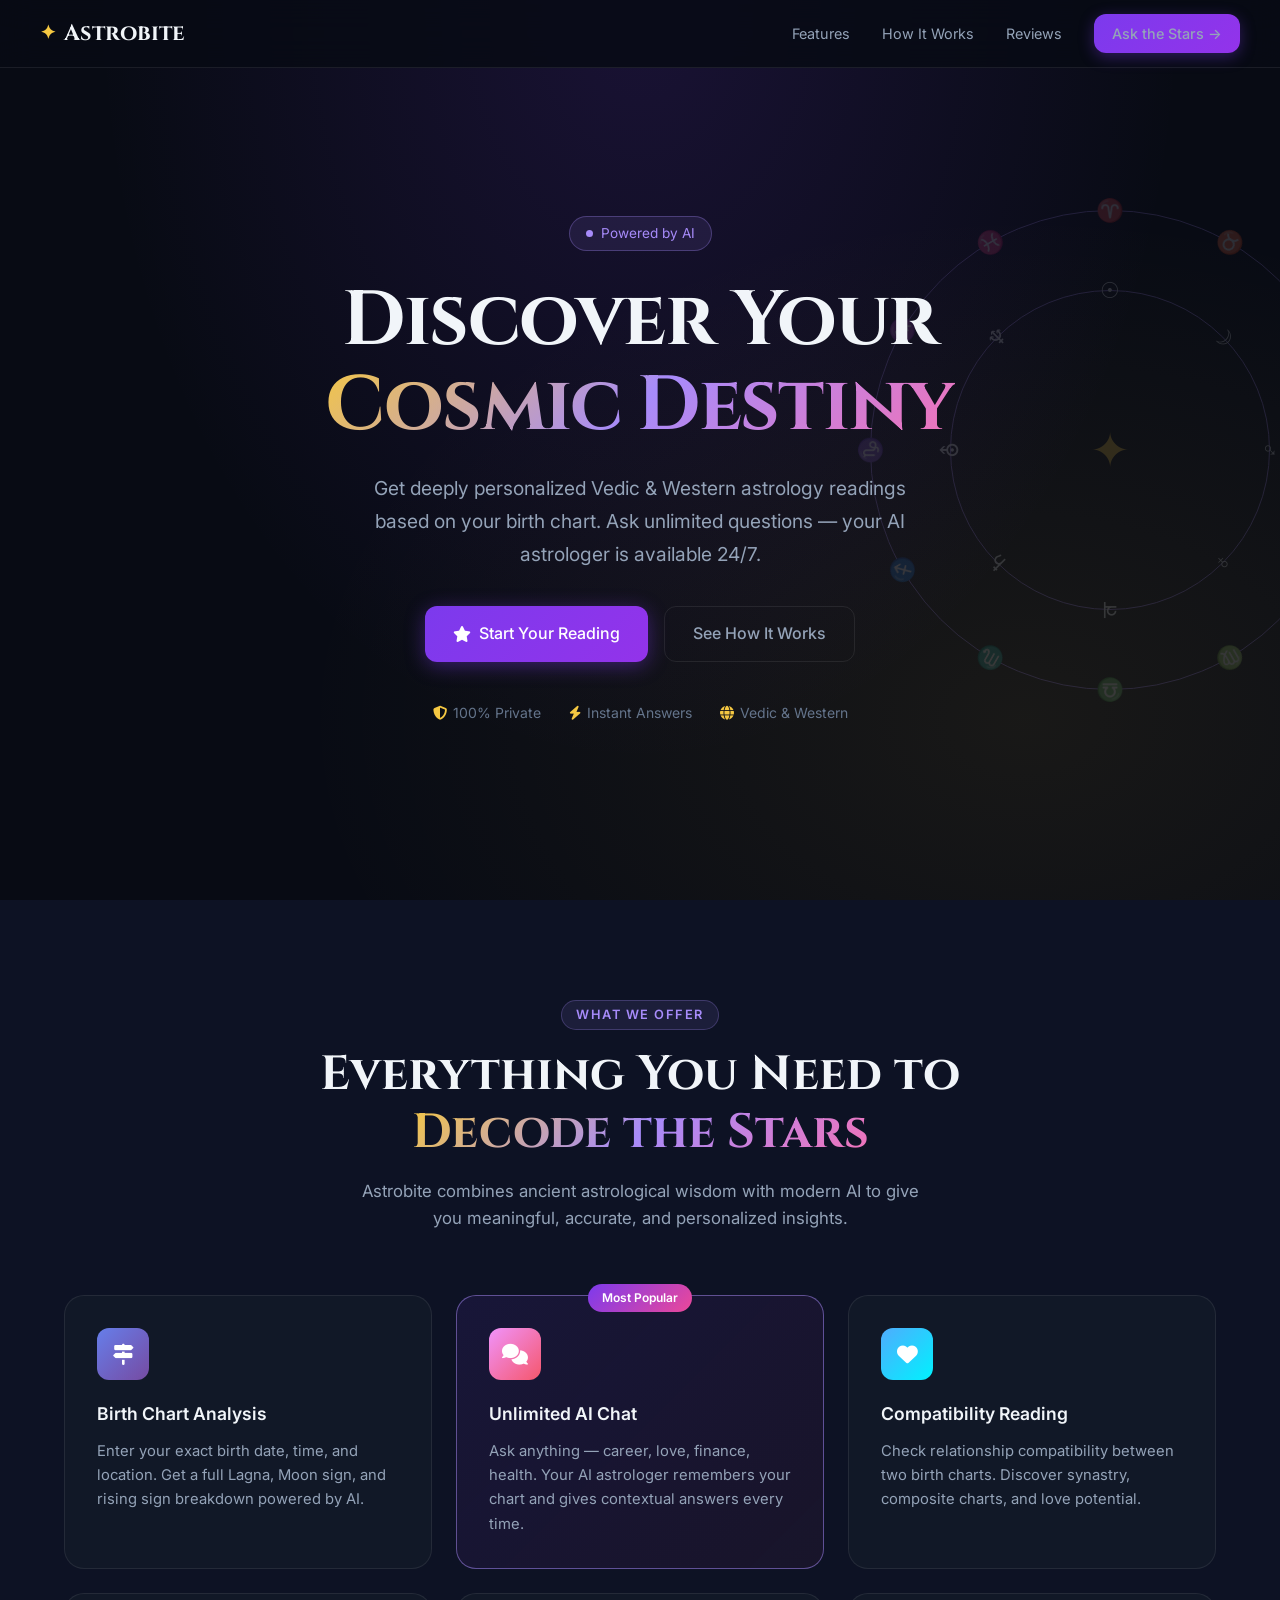
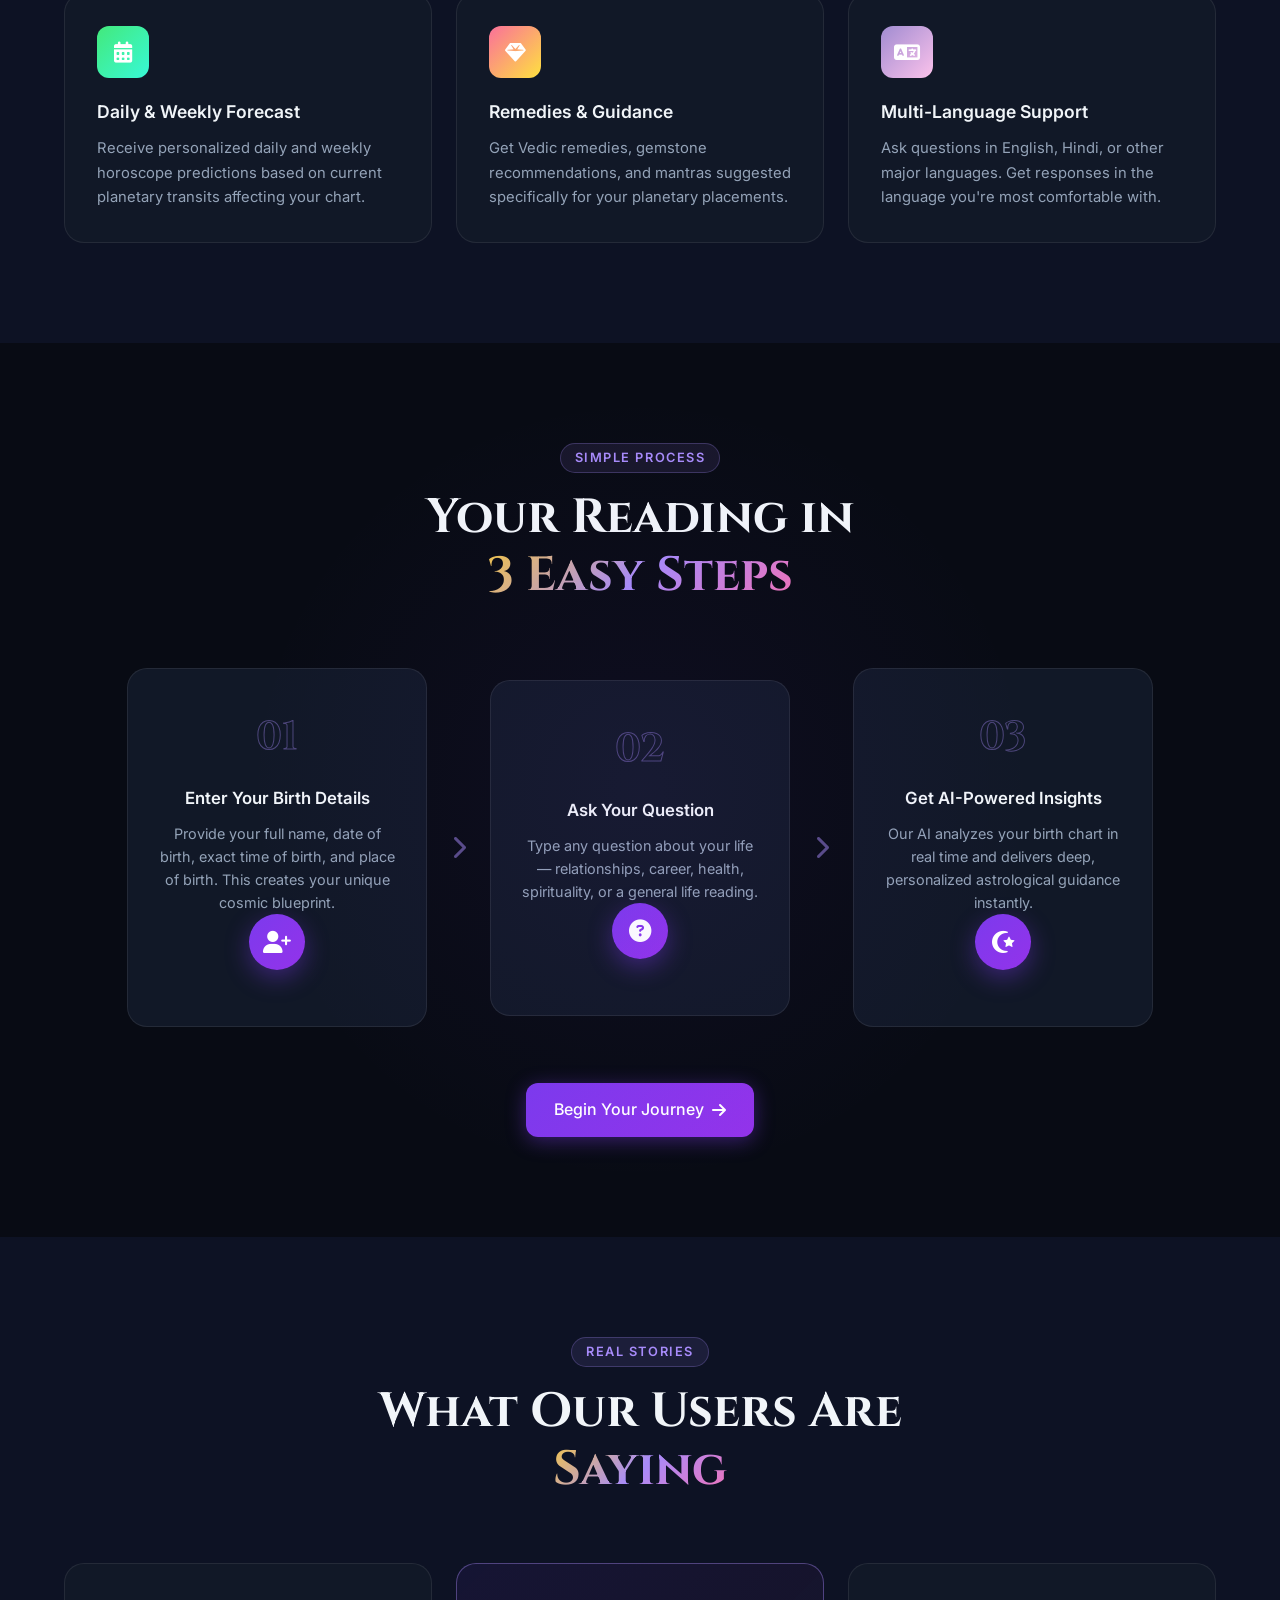
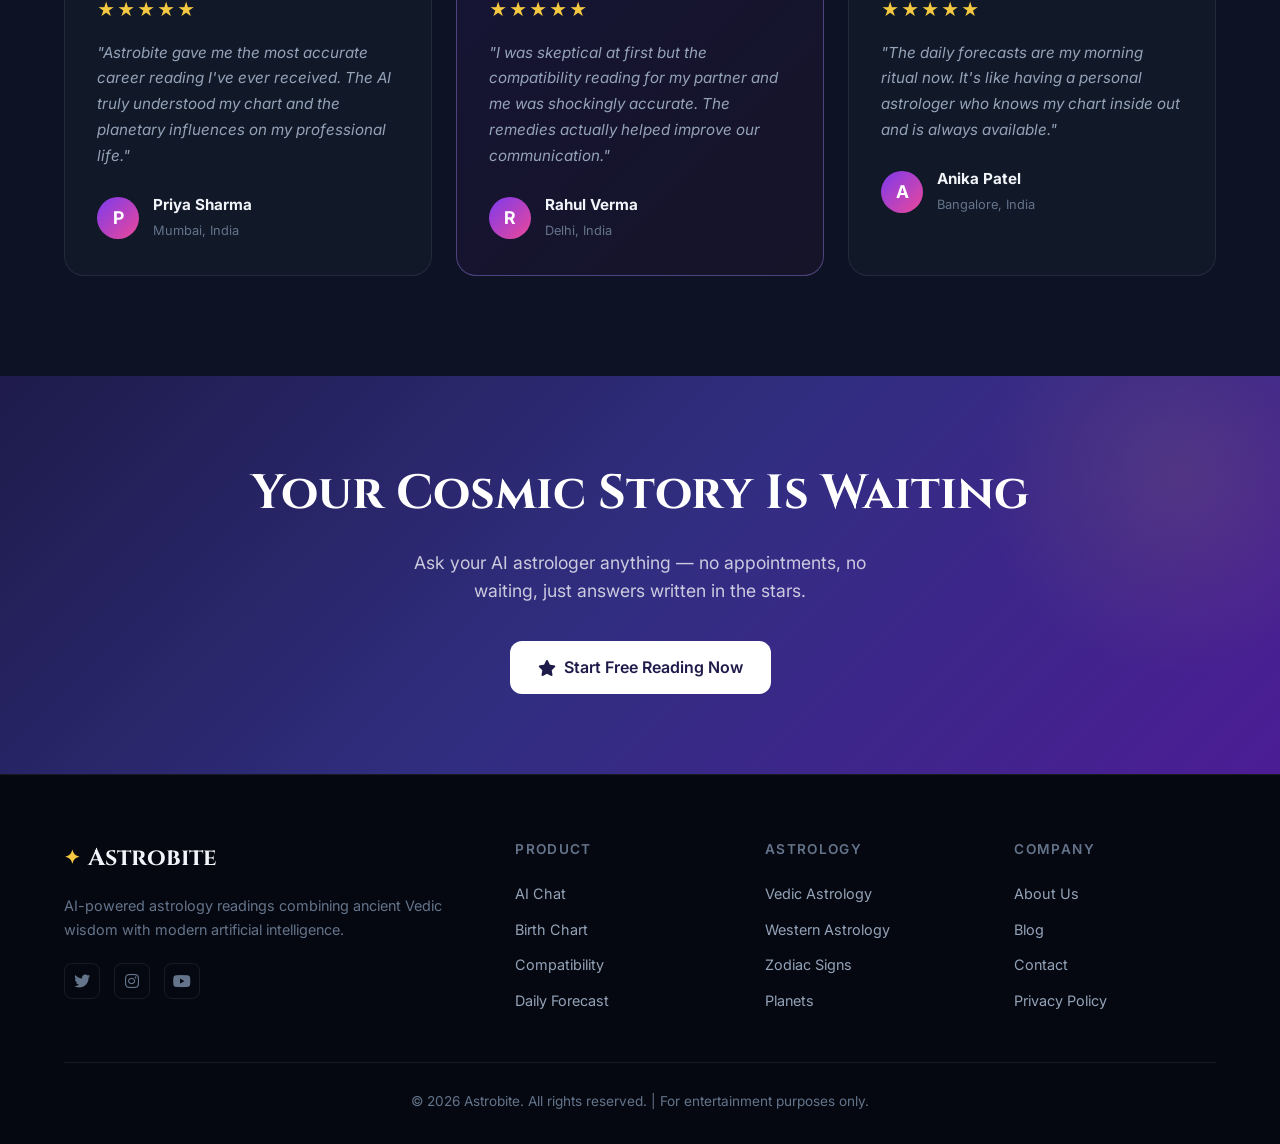
<file: index.html>
<!DOCTYPE html>
<html lang="en">
<head>
  <meta charset="UTF-8" />
  <meta name="viewport" content="width=device-width, initial-scale=1.0" />
  <title>Astrobite – AI Astrology Agent</title>
  <link rel="stylesheet" href="styles.css" />
  <!-- Google Fonts -->
  <link href="https://fonts.googleapis.com/css2?family=Cinzel:wght@400;600;700&family=Inter:wght@300;400;500;600&display=swap" rel="stylesheet" />
  <!-- Font Awesome for icons -->
  <link rel="stylesheet" href="https://cdnjs.cloudflare.com/ajax/libs/font-awesome/6.5.0/css/all.min.css" />
</head>
<body>

  <!-- ─────────────── NAVBAR ─────────────── -->
  <nav class="navbar" id="navbar">
    <div class="nav-container">
      <a href="index.html" class="nav-logo">
        <span class="logo-icon">✦</span> Astrobite
      </a>
      <ul class="nav-links">
        <li><a href="#features">Features</a></li>
        <li><a href="#how-it-works">How It Works</a></li>
        <li><a href="#testimonials">Reviews</a></li>
        <li><a href="chat.html" class="btn btn-nav">Ask the Stars →</a></li>
      </ul>
      <button class="hamburger" id="hamburger" aria-label="Menu">
        <i class="fas fa-bars"></i>
      </button>
    </div>
  </nav>

  <!-- Mobile Menu -->
  <div class="mobile-menu" id="mobileMenu">
    <a href="#features">Features</a>
    <a href="#how-it-works">How It Works</a>
    <a href="#testimonials">Reviews</a>
    <a href="chat.html" class="btn btn-primary">Ask the Stars →</a>
  </div>

  <!-- ─────────────── HERO SECTION ─────────────── -->
  <section class="hero">
    <!-- Animated star particles -->
    <div class="stars" id="stars"></div>

    <div class="hero-content">
      <div class="hero-badge">
        <span class="badge-dot"></span> Powered by AI
      </div>
      <h1 class="hero-title">
        Discover Your<br />
        <span class="gradient-text">Cosmic Destiny</span>
      </h1>
      <p class="hero-subtitle">
        Get deeply personalized Vedic &amp; Western astrology readings based on your birth chart. Ask unlimited questions — your AI astrologer is available 24/7.
      </p>
      <div class="hero-cta">
        <a href="chat.html" class="btn btn-primary btn-lg">
          <i class="fas fa-star"></i> Start Your Reading
        </a>
        <a href="#how-it-works" class="btn btn-ghost btn-lg">
          See How It Works
        </a>
      </div>
      <div class="hero-trust">
        <span><i class="fas fa-shield-alt"></i> 100% Private</span>
        <span><i class="fas fa-bolt"></i> Instant Answers</span>
        <span><i class="fas fa-globe"></i> Vedic &amp; Western</span>
      </div>
    </div>

    <!-- Zodiac wheel decoration -->
    <div class="hero-visual">
      <div class="zodiac-ring outer-ring">
        <span>♈</span><span>♉</span><span>♊</span><span>♋</span>
        <span>♌</span><span>♍</span><span>♎</span><span>♏</span>
        <span>♐</span><span>♑</span><span>♒</span><span>♓</span>
      </div>
      <div class="zodiac-ring inner-ring">
        <span>☉</span><span>☽</span><span>♂</span><span>♀</span>
        <span>♃</span><span>♄</span><span>⛢</span><span>♆</span>
      </div>
      <div class="zodiac-center">✦</div>
    </div>
  </section>

  <!-- ─────────────── FEATURES SECTION ─────────────── -->
  <section class="features" id="features">
    <div class="container">
      <div class="section-header">
        <span class="section-label">What We Offer</span>
        <h2>Everything You Need to<br /><span class="gradient-text">Decode the Stars</span></h2>
        <p>Astrobite combines ancient astrological wisdom with modern AI to give you meaningful, accurate, and personalized insights.</p>
      </div>

      <div class="features-grid">
        <div class="feature-card">
          <div class="feature-icon" style="background: linear-gradient(135deg, #667eea, #764ba2);">
            <i class="fas fa-map-signs"></i>
          </div>
          <h3>Birth Chart Analysis</h3>
          <p>Enter your exact birth date, time, and location. Get a full Lagna, Moon sign, and rising sign breakdown powered by AI.</p>
        </div>

        <div class="feature-card featured">
          <div class="feature-badge">Most Popular</div>
          <div class="feature-icon" style="background: linear-gradient(135deg, #f093fb, #f5576c);">
            <i class="fas fa-comments"></i>
          </div>
          <h3>Unlimited AI Chat</h3>
          <p>Ask anything — career, love, finance, health. Your AI astrologer remembers your chart and gives contextual answers every time.</p>
        </div>

        <div class="feature-card">
          <div class="feature-icon" style="background: linear-gradient(135deg, #4facfe, #00f2fe);">
            <i class="fas fa-heart"></i>
          </div>
          <h3>Compatibility Reading</h3>
          <p>Check relationship compatibility between two birth charts. Discover synastry, composite charts, and love potential.</p>
        </div>

        <div class="feature-card">
          <div class="feature-icon" style="background: linear-gradient(135deg, #43e97b, #38f9d7);">
            <i class="fas fa-calendar-alt"></i>
          </div>
          <h3>Daily &amp; Weekly Forecast</h3>
          <p>Receive personalized daily and weekly horoscope predictions based on current planetary transits affecting your chart.</p>
        </div>

        <div class="feature-card">
          <div class="feature-icon" style="background: linear-gradient(135deg, #fa709a, #fee140);">
            <i class="fas fa-gem"></i>
          </div>
          <h3>Remedies &amp; Guidance</h3>
          <p>Get Vedic remedies, gemstone recommendations, and mantras suggested specifically for your planetary placements.</p>
        </div>

        <div class="feature-card">
          <div class="feature-icon" style="background: linear-gradient(135deg, #a18cd1, #fbc2eb);">
            <i class="fas fa-language"></i>
          </div>
          <h3>Multi-Language Support</h3>
          <p>Ask questions in English, Hindi, or other major languages. Get responses in the language you're most comfortable with.</p>
        </div>
      </div>
    </div>
  </section>

  <!-- ─────────────── HOW IT WORKS ─────────────── -->
  <section class="how-it-works" id="how-it-works">
    <div class="container">
      <div class="section-header">
        <span class="section-label">Simple Process</span>
        <h2>Your Reading in<br /><span class="gradient-text">3 Easy Steps</span></h2>
      </div>

      <div class="steps-container">
        <div class="step">
          <div class="step-number">01</div>
          <div class="step-content">
            <h3>Enter Your Birth Details</h3>
            <p>Provide your full name, date of birth, exact time of birth, and place of birth. This creates your unique cosmic blueprint.</p>
          </div>
          <div class="step-icon"><i class="fas fa-user-plus"></i></div>
        </div>

        <div class="step-arrow"><i class="fas fa-chevron-right"></i></div>

        <div class="step">
          <div class="step-number">02</div>
          <div class="step-content">
            <h3>Ask Your Question</h3>
            <p>Type any question about your life — relationships, career, health, spirituality, or a general life reading.</p>
          </div>
          <div class="step-icon"><i class="fas fa-question-circle"></i></div>
        </div>

        <div class="step-arrow"><i class="fas fa-chevron-right"></i></div>

        <div class="step">
          <div class="step-number">03</div>
          <div class="step-content">
            <h3>Get AI-Powered Insights</h3>
            <p>Our AI analyzes your birth chart in real time and delivers deep, personalized astrological guidance instantly.</p>
          </div>
          <div class="step-icon"><i class="fas fa-star-and-crescent"></i></div>
        </div>
      </div>

      <div class="steps-cta">
        <a href="chat.html" class="btn btn-primary btn-lg">
          Begin Your Journey <i class="fas fa-arrow-right"></i>
        </a>
      </div>
    </div>
  </section>

  <!-- ─────────────── TESTIMONIALS ─────────────── -->
  <section class="testimonials" id="testimonials">
    <div class="container">
      <div class="section-header">
        <span class="section-label">Real Stories</span>
        <h2>What Our Users Are<br /><span class="gradient-text">Saying</span></h2>
      </div>

      <div class="testimonials-grid">
        <div class="testimonial-card">
          <div class="stars-rating">★★★★★</div>
          <p>"Astrobite gave me the most accurate career reading I've ever received. The AI truly understood my chart and the planetary influences on my professional life."</p>
          <div class="testimonial-author">
            <div class="author-avatar">P</div>
            <div>
              <strong>Priya Sharma</strong>
              <span>Mumbai, India</span>
            </div>
          </div>
        </div>

        <div class="testimonial-card featured-testimonial">
          <div class="stars-rating">★★★★★</div>
          <p>"I was skeptical at first but the compatibility reading for my partner and me was shockingly accurate. The remedies actually helped improve our communication."</p>
          <div class="testimonial-author">
            <div class="author-avatar">R</div>
            <div>
              <strong>Rahul Verma</strong>
              <span>Delhi, India</span>
            </div>
          </div>
        </div>

        <div class="testimonial-card">
          <div class="stars-rating">★★★★★</div>
          <p>"The daily forecasts are my morning ritual now. It's like having a personal astrologer who knows my chart inside out and is always available."</p>
          <div class="testimonial-author">
            <div class="author-avatar">A</div>
            <div>
              <strong>Anika Patel</strong>
              <span>Bangalore, India</span>
            </div>
          </div>
        </div>
      </div>
    </div>
  </section>

  <!-- ─────────────── CTA BANNER ─────────────── -->
  <section class="cta-banner">
    <div class="container">
      <div class="cta-content">
        <h2>Your Cosmic Story Is Waiting</h2>
        <p>Ask your AI astrologer anything — no appointments, no waiting, just answers written in the stars.</p>
        <a href="chat.html" class="btn btn-white btn-lg">
          <i class="fas fa-star"></i> Start Free Reading Now
        </a>
      </div>
    </div>
  </section>

  <!-- ─────────────── FOOTER ─────────────── -->
  <footer class="footer">
    <div class="container">
      <div class="footer-grid">
        <div class="footer-brand">
          <div class="nav-logo" style="font-size:1.5rem; margin-bottom:1rem;">
            <span class="logo-icon">✦</span> Astrobite
          </div>
          <p>AI-powered astrology readings combining ancient Vedic wisdom with modern artificial intelligence.</p>
          <div class="social-links">
            <a href="#"><i class="fab fa-twitter"></i></a>
            <a href="#"><i class="fab fa-instagram"></i></a>
            <a href="#"><i class="fab fa-youtube"></i></a>
          </div>
        </div>

        <div class="footer-col">
          <h4>Product</h4>
          <ul>
            <li><a href="chat.html">AI Chat</a></li>
            <li><a href="#">Birth Chart</a></li>
            <li><a href="#">Compatibility</a></li>
            <li><a href="#">Daily Forecast</a></li>
          </ul>
        </div>

        <div class="footer-col">
          <h4>Astrology</h4>
          <ul>
            <li><a href="#">Vedic Astrology</a></li>
            <li><a href="#">Western Astrology</a></li>
            <li><a href="#">Zodiac Signs</a></li>
            <li><a href="#">Planets</a></li>
          </ul>
        </div>

        <div class="footer-col">
          <h4>Company</h4>
          <ul>
            <li><a href="#">About Us</a></li>
            <li><a href="#">Blog</a></li>
            <li><a href="#">Contact</a></li>
            <li><a href="#">Privacy Policy</a></li>
          </ul>
        </div>
      </div>

      <div class="footer-bottom">
        <p>© 2026 Astrobite. All rights reserved. | For entertainment purposes only.</p>
      </div>
    </div>
  </footer>

  <script src="app.js"></script>
</body>
</html>
</file>
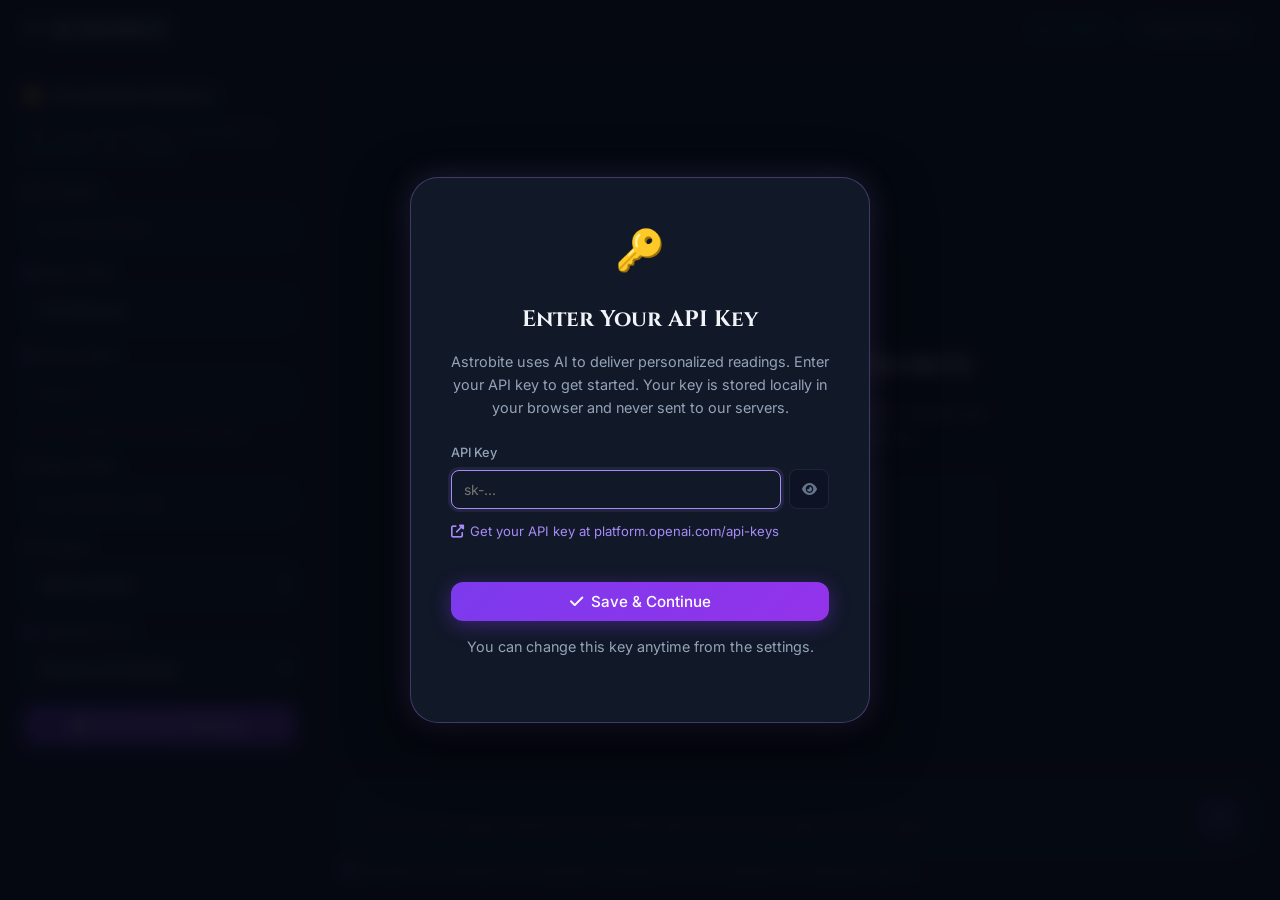
<file: chat.html>
<!DOCTYPE html>
<html lang="en">
<head>
  <meta charset="UTF-8" />
  <meta name="viewport" content="width=device-width, initial-scale=1.0" />
  <title>Astrobite – Your AI Astrologer</title>
  <link rel="stylesheet" href="styles.css" />
  <link href="https://fonts.googleapis.com/css2?family=Cinzel:wght@400;600;700&family=Inter:wght@300;400;500;600&display=swap" rel="stylesheet" />
  <link rel="stylesheet" href="https://cdnjs.cloudflare.com/ajax/libs/font-awesome/6.5.0/css/all.min.css" />
</head>
<body class="chat-page">

  <!-- ─────────────── CHAT NAVBAR ─────────────── -->
  <nav class="chat-navbar">
    <a href="index.html" class="nav-logo">
      <span class="logo-icon">✦</span> Astrobite
    </a>
    <div class="chat-nav-right">
      <span class="online-indicator"><span class="dot"></span> AI Online</span>
      <a href="index.html" class="btn btn-ghost btn-sm">← Back to Home</a>
    </div>
  </nav>

  <!-- ─────────────── MAIN CHAT LAYOUT ─────────────── -->
  <div class="chat-layout">

    <!-- ── LEFT PANEL: Birth Details Form ── -->
    <aside class="chat-sidebar" id="chatSidebar">
      <div class="sidebar-header">
        <i class="fas fa-user-circle"></i>
        <h3>Your Birth Profile</h3>
      </div>
      <p class="sidebar-desc">Fill in your birth details so Astrobite can personalize your reading.</p>

      <form id="birthForm" class="birth-form">
        <div class="form-group">
          <label for="name"><i class="fas fa-user"></i> Full Name</label>
          <input type="text" id="name" placeholder="e.g., Arjun Mehta" required />
        </div>

        <div class="form-group">
          <label for="dob"><i class="fas fa-calendar"></i> Date of Birth</label>
          <input type="date" id="dob" required />
        </div>

        <div class="form-group">
          <label for="tob"><i class="fas fa-clock"></i> Time of Birth</label>
          <input type="time" id="tob" required />
          <span class="form-hint">Exact time gives more accurate results</span>
        </div>

        <div class="form-group">
          <label for="pob"><i class="fas fa-map-marker-alt"></i> Place of Birth</label>
          <input type="text" id="pob" placeholder="e.g., Mumbai, India" required />
        </div>

        <div class="form-group">
          <label for="gender"><i class="fas fa-venus-mars"></i> Gender</label>
          <select id="gender">
            <option value="">Select gender</option>
            <option value="male">Male</option>
            <option value="female">Female</option>
            <option value="other">Other / Prefer not to say</option>
          </select>
        </div>

        <div class="form-group">
          <label for="readingType"><i class="fas fa-star"></i> Reading Focus</label>
          <select id="readingType">
            <option value="general">General Life Reading</option>
            <option value="career">Career &amp; Finance</option>
            <option value="love">Love &amp; Relationships</option>
            <option value="health">Health &amp; Wellness</option>
            <option value="spiritual">Spiritual Growth</option>
            <option value="forecast">Daily Forecast</option>
          </select>
        </div>

        <button type="submit" class="btn btn-primary btn-full" id="saveProfileBtn">
          <i class="fas fa-save"></i> Save &amp; Start Reading
        </button>
      </form>

      <!-- Profile saved state -->
      <div class="profile-saved" id="profileSaved" style="display:none;">
        <div class="profile-card">
          <div class="profile-avatar" id="profileAvatar">A</div>
          <div class="profile-info">
            <strong id="profileName">–</strong>
            <span id="profileDob">–</span>
            <span id="profilePob">–</span>
          </div>
        </div>
        <button class="btn btn-ghost btn-sm btn-full" id="editProfileBtn">
          <i class="fas fa-edit"></i> Edit Profile
        </button>
      </div>

      <!-- Quick prompt suggestions -->
      <div class="quick-prompts" id="quickPrompts" style="display:none;">
        <h4><i class="fas fa-magic"></i> Quick Questions</h4>
        <button class="quick-btn" data-prompt="What does my birth chart say about my career prospects this year?">Career this year?</button>
        <button class="quick-btn" data-prompt="What are my strongest planetary placements and how do they influence my personality?">My key planets?</button>
        <button class="quick-btn" data-prompt="What does my chart say about love and relationships in the near future?">Love life outlook?</button>
        <button class="quick-btn" data-prompt="Give me today's personalized forecast based on my birth chart.">Today's forecast</button>
        <button class="quick-btn" data-prompt="What Vedic remedies would you recommend for me based on my chart?">Remedies for me?</button>
      </div>
    </aside>

    <!-- ── RIGHT PANEL: Chat Window ── -->
    <main class="chat-main">
      <!-- Chat Messages Area -->
      <div class="chat-messages" id="chatMessages">

        <!-- Welcome message (shown before profile is saved) -->
        <div class="welcome-screen" id="welcomeScreen">
          <div class="welcome-icon">✦</div>
          <h2>Welcome to Astrobite</h2>
          <p>Fill in your birth details on the left panel to begin your personalized astrological journey.</p>
          <div class="welcome-features">
            <span><i class="fas fa-check-circle"></i> Vedic &amp; Western Astrology</span>
            <span><i class="fas fa-check-circle"></i> Powered by Claude AI</span>
            <span><i class="fas fa-check-circle"></i> Completely Private</span>
          </div>
        </div>

        <!-- Chat messages will be appended here by JS -->
      </div>

      <!-- Typing indicator -->
      <div class="typing-indicator" id="typingIndicator" style="display:none;">
        <div class="typing-bubble">
          <span></span><span></span><span></span>
        </div>
        <span class="typing-text">Astrobite is consulting the stars…</span>
      </div>

      <!-- ── Chat Input Bar ── -->
      <div class="chat-input-bar" id="chatInputBar">
        <div class="chat-input-wrapper">
          <textarea
            id="chatInput"
            placeholder="Ask your astrologer anything… (e.g. What does my chart say about my marriage?)"
            rows="1"
            disabled
          ></textarea>
          <button class="send-btn" id="sendBtn" disabled title="Send message">
            <i class="fas fa-paper-plane"></i>
          </button>
        </div>
        <p class="input-disclaimer">
          <i class="fas fa-info-circle"></i> Astrobite is for entertainment and guidance purposes only. Not a substitute for professional advice.
        </p>
      </div>
    </main>
  </div>

  <!-- ─────────────── API KEY MODAL ─────────────── -->
  <div class="modal-overlay" id="apiKeyModal">
    <div class="modal">
      <div class="modal-icon">🔑</div>
      <h3>Enter Your API Key</h3>
      <p>Astrobite uses AI to deliver personalized readings. Enter your API key to get started. Your key is stored locally in your browser and never sent to our servers.</p>
      <div class="form-group">
        <label for="apiKeyInput">API Key</label>
        <div class="api-key-input-wrapper">
          <input type="password" id="apiKeyInput" placeholder="sk-..." />
          <button type="button" id="toggleApiKey" title="Show/Hide key">
            <i class="fas fa-eye"></i>
          </button>
        </div>
      </div>
      <a href="https://platform.openai.com/api-keys" target="_blank" class="api-link">
        <i class="fas fa-external-link-alt"></i> Get your API key at platform.openai.com/api-keys
      </a>
      <div class="modal-actions">
        <button class="btn btn-primary btn-full" id="saveApiKeyBtn">
          <i class="fas fa-check"></i> Save &amp; Continue
        </button>
      </div>
      <p class="modal-note">You can change this key anytime from the settings.</p>
    </div>
  </div>

  <script src="app.js"></script>
</body>
</html>
</file>
<file: styles.css>
/* ═══════════════════════════════════════════
   ASTROBITE – GLOBAL STYLESHEET
   Design: Dark cosmic theme with gold accents
═══════════════════════════════════════════ */

/* ── CSS VARIABLES ── */
:root {
  --bg-primary:    #080b14;
  --bg-secondary:  #0d1224;
  --bg-card:       #111827;
  --bg-card-hover: #1a2235;
  --border:        rgba(255, 255, 255, 0.08);
  --border-glow:   rgba(167, 139, 250, 0.3);

  --gold:          #f5c842;
  --gold-light:    #fde68a;
  --purple:        #a78bfa;
  --purple-dark:   #7c3aed;
  --pink:          #f472b6;
  --blue:          #60a5fa;
  --teal:          #34d399;

  --text-primary:  #f1f5f9;
  --text-secondary:#94a3b8;
  --text-muted:    #64748b;

  --radius-sm:     8px;
  --radius-md:     12px;
  --radius-lg:     20px;
  --radius-xl:     28px;

  --shadow-sm:  0 2px 8px rgba(0,0,0,0.3);
  --shadow-md:  0 8px 32px rgba(0,0,0,0.4);
  --shadow-lg:  0 20px 60px rgba(0,0,0,0.5);
  --glow-purple: 0 0 30px rgba(167,139,250,0.2);
  --glow-gold:   0 0 30px rgba(245,200,66,0.2);
}

/* ── RESET & BASE ── */
*, *::before, *::after { box-sizing: border-box; margin: 0; padding: 0; }

html { scroll-behavior: smooth; }

body {
  font-family: 'Inter', sans-serif;
  background-color: var(--bg-primary);
  color: var(--text-primary);
  line-height: 1.6;
  overflow-x: hidden;
}

a { color: inherit; text-decoration: none; }
ul { list-style: none; }
button { cursor: pointer; border: none; background: none; font-family: inherit; }
input, select, textarea { font-family: inherit; }
img { max-width: 100%; }

/* ── UTILITY ── */
.container { max-width: 1200px; margin: 0 auto; padding: 0 24px; }
.gradient-text {
  background: linear-gradient(135deg, var(--gold), var(--purple), var(--pink));
  -webkit-background-clip: text;
  -webkit-text-fill-color: transparent;
  background-clip: text;
}

/* ─────────────────────────────────────────────
   BUTTONS
───────────────────────────────────────────── */
.btn {
  display: inline-flex;
  align-items: center;
  gap: 8px;
  padding: 10px 22px;
  border-radius: var(--radius-md);
  font-size: 0.95rem;
  font-weight: 500;
  transition: all 0.25s ease;
  white-space: nowrap;
}

.btn-primary {
  background: linear-gradient(135deg, var(--purple-dark), #9333ea);
  color: #fff;
  box-shadow: 0 4px 20px rgba(124,58,237,0.4);
}
.btn-primary:hover {
  transform: translateY(-2px);
  box-shadow: 0 8px 30px rgba(124,58,237,0.6);
}

.btn-ghost {
  border: 1px solid var(--border);
  color: var(--text-secondary);
  background: transparent;
}
.btn-ghost:hover {
  border-color: var(--purple);
  color: var(--purple);
  background: rgba(167,139,250,0.05);
}

.btn-white {
  background: #fff;
  color: #1e1b4b;
  font-weight: 600;
}
.btn-white:hover {
  transform: translateY(-2px);
  box-shadow: 0 8px 30px rgba(255,255,255,0.2);
}

.btn-nav {
  background: linear-gradient(135deg, var(--purple-dark), #9333ea);
  color: #fff;
  padding: 8px 18px;
  font-size: 0.875rem;
  box-shadow: 0 4px 15px rgba(124,58,237,0.35);
}

.btn-sm  { padding: 7px 14px; font-size: 0.825rem; }
.btn-lg  { padding: 14px 28px; font-size: 1rem; }
.btn-full { width: 100%; justify-content: center; }

/* ─────────────────────────────────────────────
   NAVBAR
───────────────────────────────────────────── */
.navbar {
  position: fixed;
  top: 0; left: 0; right: 0;
  z-index: 1000;
  padding: 0 24px;
  height: 68px;
  display: flex;
  align-items: center;
  background: rgba(8,11,20,0.85);
  backdrop-filter: blur(16px);
  border-bottom: 1px solid var(--border);
  transition: all 0.3s;
}
.navbar.scrolled {
  background: rgba(8,11,20,0.98);
  box-shadow: var(--shadow-md);
}

.nav-container {
  width: 100%;
  max-width: 1200px;
  margin: 0 auto;
  display: flex;
  align-items: center;
  justify-content: space-between;
}

.nav-logo {
  font-family: 'Cinzel', serif;
  font-size: 1.4rem;
  font-weight: 700;
  color: var(--text-primary);
  display: flex;
  align-items: center;
  gap: 8px;
}
.logo-icon {
  color: var(--gold);
  font-size: 1.2rem;
}

.nav-links {
  display: flex;
  align-items: center;
  gap: 32px;
}
.nav-links a {
  color: var(--text-secondary);
  font-size: 0.9rem;
  transition: color 0.2s;
}
.nav-links a:hover { color: var(--text-primary); }

.hamburger {
  display: none;
  color: var(--text-primary);
  font-size: 1.3rem;
  padding: 4px;
}

.mobile-menu {
  display: none;
  flex-direction: column;
  position: fixed;
  top: 68px; left: 0; right: 0;
  background: var(--bg-secondary);
  border-bottom: 1px solid var(--border);
  padding: 20px 24px;
  gap: 16px;
  z-index: 999;
}
.mobile-menu a {
  color: var(--text-secondary);
  font-size: 1rem;
  padding: 8px 0;
  border-bottom: 1px solid var(--border);
}
.mobile-menu.open { display: flex; }

/* ─────────────────────────────────────────────
   HERO SECTION
───────────────────────────────────────────── */
.hero {
  min-height: 100vh;
  display: flex;
  align-items: center;
  justify-content: center;
  position: relative;
  overflow: hidden;
  padding: 120px 24px 80px;
  background: radial-gradient(ellipse at 50% 0%, rgba(124,58,237,0.15) 0%, transparent 60%),
              radial-gradient(ellipse at 80% 80%, rgba(245,200,66,0.07) 0%, transparent 50%),
              var(--bg-primary);
}

/* Animated stars */
.stars {
  position: absolute;
  inset: 0;
  pointer-events: none;
}
.star {
  position: absolute;
  border-radius: 50%;
  background: #fff;
  animation: twinkle var(--dur, 3s) infinite ease-in-out;
  opacity: 0;
}
@keyframes twinkle {
  0%, 100% { opacity: 0; transform: scale(1); }
  50%       { opacity: var(--op, 0.7); transform: scale(1.2); }
}

.hero-content {
  max-width: 680px;
  text-align: center;
  position: relative;
  z-index: 2;
}

.hero-badge {
  display: inline-flex;
  align-items: center;
  gap: 8px;
  background: rgba(167,139,250,0.1);
  border: 1px solid rgba(167,139,250,0.3);
  border-radius: 50px;
  padding: 6px 16px;
  font-size: 0.85rem;
  color: var(--purple);
  margin-bottom: 28px;
}
.badge-dot {
  width: 7px; height: 7px;
  border-radius: 50%;
  background: var(--purple);
  animation: pulse 2s infinite;
}
@keyframes pulse {
  0%, 100% { box-shadow: 0 0 0 0 rgba(167,139,250,0.4); }
  50%       { box-shadow: 0 0 0 6px rgba(167,139,250,0); }
}

.hero-title {
  font-family: 'Cinzel', serif;
  font-size: clamp(2.8rem, 6vw, 5rem);
  font-weight: 700;
  line-height: 1.1;
  margin-bottom: 24px;
  letter-spacing: -0.02em;
}

.hero-subtitle {
  font-size: clamp(1rem, 2vw, 1.2rem);
  color: var(--text-secondary);
  max-width: 560px;
  margin: 0 auto 36px;
  line-height: 1.7;
}

.hero-cta {
  display: flex;
  gap: 16px;
  justify-content: center;
  flex-wrap: wrap;
  margin-bottom: 40px;
}

.hero-trust {
  display: flex;
  gap: 28px;
  justify-content: center;
  flex-wrap: wrap;
  font-size: 0.875rem;
  color: var(--text-muted);
}
.hero-trust span {
  display: flex;
  align-items: center;
  gap: 6px;
}
.hero-trust i { color: var(--gold); }

/* Zodiac Ring Visual */
.hero-visual {
  position: absolute;
  right: -80px;
  top: 50%;
  transform: translateY(-50%);
  width: 500px;
  height: 500px;
  pointer-events: none;
  opacity: 0.15;
}

.zodiac-ring {
  position: absolute;
  border-radius: 50%;
  border: 1px solid var(--purple);
  display: flex;
  align-items: center;
  justify-content: center;
}

.outer-ring {
  width: 480px; height: 480px;
  top: 10px; left: 10px;
  animation: spinCW 40s linear infinite;
}
.inner-ring {
  width: 320px; height: 320px;
  top: 90px; left: 90px;
  animation: spinCCW 25s linear infinite;
}

.outer-ring span, .inner-ring span {
  position: absolute;
  font-size: 1.4rem;
}

/* Position 12 items evenly around outer ring */
.outer-ring span:nth-child(1)  { transform: rotate(0deg)   translateY(-240px); }
.outer-ring span:nth-child(2)  { transform: rotate(30deg)  translateY(-240px); }
.outer-ring span:nth-child(3)  { transform: rotate(60deg)  translateY(-240px); }
.outer-ring span:nth-child(4)  { transform: rotate(90deg)  translateY(-240px); }
.outer-ring span:nth-child(5)  { transform: rotate(120deg) translateY(-240px); }
.outer-ring span:nth-child(6)  { transform: rotate(150deg) translateY(-240px); }
.outer-ring span:nth-child(7)  { transform: rotate(180deg) translateY(-240px); }
.outer-ring span:nth-child(8)  { transform: rotate(210deg) translateY(-240px); }
.outer-ring span:nth-child(9)  { transform: rotate(240deg) translateY(-240px); }
.outer-ring span:nth-child(10) { transform: rotate(270deg) translateY(-240px); }
.outer-ring span:nth-child(11) { transform: rotate(300deg) translateY(-240px); }
.outer-ring span:nth-child(12) { transform: rotate(330deg) translateY(-240px); }

.inner-ring span:nth-child(1) { transform: rotate(0deg)   translateY(-160px); }
.inner-ring span:nth-child(2) { transform: rotate(45deg)  translateY(-160px); }
.inner-ring span:nth-child(3) { transform: rotate(90deg)  translateY(-160px); }
.inner-ring span:nth-child(4) { transform: rotate(135deg) translateY(-160px); }
.inner-ring span:nth-child(5) { transform: rotate(180deg) translateY(-160px); }
.inner-ring span:nth-child(6) { transform: rotate(225deg) translateY(-160px); }
.inner-ring span:nth-child(7) { transform: rotate(270deg) translateY(-160px); }
.inner-ring span:nth-child(8) { transform: rotate(315deg) translateY(-160px); }

.zodiac-center {
  position: absolute;
  top: 50%; left: 50%;
  transform: translate(-50%, -50%);
  font-size: 3rem;
  color: var(--gold);
}

@keyframes spinCW  { from { transform: translateY(-50%) rotate(0deg); }   to { transform: translateY(-50%) rotate(360deg); } }
@keyframes spinCCW { from { transform: translateY(-90px) rotate(0deg); }  to { transform: translateY(-90px) rotate(-360deg); } }

/* ─────────────────────────────────────────────
   SECTION HEADERS (shared)
───────────────────────────────────────────── */
section { padding: 100px 0; }

.section-header {
  text-align: center;
  margin-bottom: 64px;
}
.section-label {
  display: inline-block;
  font-size: 0.8rem;
  font-weight: 600;
  letter-spacing: 0.12em;
  text-transform: uppercase;
  color: var(--purple);
  background: rgba(167,139,250,0.1);
  border: 1px solid rgba(167,139,250,0.25);
  border-radius: 50px;
  padding: 4px 14px;
  margin-bottom: 16px;
}
.section-header h2 {
  font-family: 'Cinzel', serif;
  font-size: clamp(2rem, 4vw, 3rem);
  font-weight: 700;
  line-height: 1.2;
  margin-bottom: 16px;
}
.section-header p {
  color: var(--text-secondary);
  max-width: 560px;
  margin: 0 auto;
  font-size: 1.05rem;
}

/* ─────────────────────────────────────────────
   FEATURES
───────────────────────────────────────────── */
.features { background: var(--bg-secondary); }

.features-grid {
  display: grid;
  grid-template-columns: repeat(auto-fit, minmax(300px, 1fr));
  gap: 24px;
}

.feature-card {
  background: var(--bg-card);
  border: 1px solid var(--border);
  border-radius: var(--radius-lg);
  padding: 32px;
  position: relative;
  transition: all 0.3s ease;
}
.feature-card:hover {
  border-color: var(--border-glow);
  transform: translateY(-4px);
  box-shadow: var(--glow-purple);
}
.feature-card.featured {
  border-color: rgba(167,139,250,0.5);
  background: linear-gradient(135deg, rgba(124,58,237,0.1), rgba(236,72,153,0.05));
}

.feature-badge {
  position: absolute;
  top: -12px; left: 50%;
  transform: translateX(-50%);
  background: linear-gradient(135deg, var(--purple-dark), #ec4899);
  color: #fff;
  font-size: 0.75rem;
  font-weight: 600;
  padding: 4px 14px;
  border-radius: 50px;
  white-space: nowrap;
}

.feature-icon {
  width: 52px; height: 52px;
  border-radius: var(--radius-md);
  display: flex;
  align-items: center;
  justify-content: center;
  font-size: 1.3rem;
  color: #fff;
  margin-bottom: 20px;
}

.feature-card h3 {
  font-size: 1.1rem;
  font-weight: 600;
  margin-bottom: 10px;
  color: var(--text-primary);
}
.feature-card p {
  color: var(--text-secondary);
  font-size: 0.925rem;
  line-height: 1.65;
}

/* ─────────────────────────────────────────────
   HOW IT WORKS
───────────────────────────────────────────── */
.how-it-works {
  background: var(--bg-primary);
  position: relative;
  overflow: hidden;
}
.how-it-works::before {
  content: '';
  position: absolute;
  top: 50%; left: 50%;
  transform: translate(-50%, -50%);
  width: 800px; height: 800px;
  border-radius: 50%;
  background: radial-gradient(circle, rgba(124,58,237,0.06) 0%, transparent 70%);
  pointer-events: none;
}

.steps-container {
  display: flex;
  align-items: center;
  justify-content: center;
  gap: 24px;
  flex-wrap: wrap;
}

.step {
  background: var(--bg-card);
  border: 1px solid var(--border);
  border-radius: var(--radius-lg);
  padding: 36px 28px;
  max-width: 300px;
  text-align: center;
  transition: all 0.3s;
}
.step:hover {
  border-color: var(--border-glow);
  box-shadow: var(--glow-purple);
  transform: translateY(-4px);
}

.step-number {
  font-family: 'Cinzel', serif;
  font-size: 2.5rem;
  font-weight: 700;
  color: transparent;
  -webkit-text-stroke: 1px rgba(167,139,250,0.4);
  margin-bottom: 16px;
}
.step-icon {
  width: 56px; height: 56px;
  border-radius: 50%;
  background: linear-gradient(135deg, var(--purple-dark), #9333ea);
  display: flex;
  align-items: center;
  justify-content: center;
  font-size: 1.4rem;
  color: #fff;
  margin: 0 auto 20px;
  box-shadow: 0 8px 24px rgba(124,58,237,0.4);
}
.step-content h3 {
  font-size: 1.05rem;
  font-weight: 600;
  margin-bottom: 10px;
}
.step-content p {
  color: var(--text-secondary);
  font-size: 0.9rem;
  line-height: 1.6;
}

.step-arrow {
  font-size: 1.5rem;
  color: var(--purple);
  opacity: 0.5;
}

.steps-cta {
  text-align: center;
  margin-top: 56px;
}

/* ─────────────────────────────────────────────
   TESTIMONIALS
───────────────────────────────────────────── */
.testimonials { background: var(--bg-secondary); }

.testimonials-grid {
  display: grid;
  grid-template-columns: repeat(auto-fit, minmax(280px, 1fr));
  gap: 24px;
}

.testimonial-card {
  background: var(--bg-card);
  border: 1px solid var(--border);
  border-radius: var(--radius-lg);
  padding: 32px;
  transition: all 0.3s;
}
.testimonial-card:hover {
  transform: translateY(-4px);
  border-color: var(--border-glow);
}
.testimonial-card.featured-testimonial {
  border-color: rgba(167,139,250,0.4);
  background: linear-gradient(135deg, rgba(124,58,237,0.08), rgba(236,72,153,0.04));
}

.stars-rating {
  font-size: 1.1rem;
  color: var(--gold);
  margin-bottom: 16px;
  letter-spacing: 2px;
}
.testimonial-card p {
  color: var(--text-secondary);
  font-size: 0.95rem;
  line-height: 1.7;
  font-style: italic;
  margin-bottom: 24px;
}

.testimonial-author {
  display: flex;
  align-items: center;
  gap: 14px;
}
.author-avatar {
  width: 42px; height: 42px;
  border-radius: 50%;
  background: linear-gradient(135deg, var(--purple-dark), #ec4899);
  display: flex;
  align-items: center;
  justify-content: center;
  font-weight: 700;
  font-size: 1.1rem;
  color: #fff;
  flex-shrink: 0;
}
.testimonial-author strong {
  display: block;
  font-size: 0.95rem;
  color: var(--text-primary);
}
.testimonial-author span {
  font-size: 0.8rem;
  color: var(--text-muted);
}

/* ─────────────────────────────────────────────
   CTA BANNER
───────────────────────────────────────────── */
.cta-banner {
  background: linear-gradient(135deg, #1e1b4b 0%, #312e81 50%, #4c1d95 100%);
  padding: 80px 0;
  position: relative;
  overflow: hidden;
}
.cta-banner::before {
  content: '';
  position: absolute;
  top: -100px; right: -100px;
  width: 400px; height: 400px;
  border-radius: 50%;
  background: radial-gradient(circle, rgba(245,200,66,0.1) 0%, transparent 70%);
}
.cta-content {
  text-align: center;
  position: relative;
  z-index: 1;
}
.cta-content h2 {
  font-family: 'Cinzel', serif;
  font-size: clamp(2rem, 4vw, 3rem);
  font-weight: 700;
  margin-bottom: 16px;
  color: #fff;
}
.cta-content p {
  font-size: 1.1rem;
  color: rgba(255,255,255,0.75);
  max-width: 500px;
  margin: 0 auto 36px;
}

/* ─────────────────────────────────────────────
   FOOTER
───────────────────────────────────────────── */
.footer {
  background: #050810;
  border-top: 1px solid var(--border);
  padding: 64px 0 32px;
}

.footer-grid {
  display: grid;
  grid-template-columns: 2fr 1fr 1fr 1fr;
  gap: 48px;
  margin-bottom: 48px;
}

.footer-brand p {
  color: var(--text-muted);
  font-size: 0.9rem;
  line-height: 1.7;
  margin-bottom: 20px;
}
.social-links { display: flex; gap: 14px; }
.social-links a {
  width: 36px; height: 36px;
  border-radius: 8px;
  border: 1px solid var(--border);
  display: flex;
  align-items: center;
  justify-content: center;
  color: var(--text-muted);
  transition: all 0.2s;
}
.social-links a:hover {
  border-color: var(--purple);
  color: var(--purple);
}

.footer-col h4 {
  font-size: 0.85rem;
  font-weight: 600;
  letter-spacing: 0.1em;
  text-transform: uppercase;
  color: var(--text-muted);
  margin-bottom: 20px;
}
.footer-col ul { display: flex; flex-direction: column; gap: 10px; }
.footer-col a {
  color: var(--text-secondary);
  font-size: 0.9rem;
  transition: color 0.2s;
}
.footer-col a:hover { color: var(--purple); }

.footer-bottom {
  border-top: 1px solid var(--border);
  padding-top: 28px;
  text-align: center;
}
.footer-bottom p { color: var(--text-muted); font-size: 0.85rem; }

/* ═══════════════════════════════════════════
   CHAT PAGE STYLES
═══════════════════════════════════════════ */
body.chat-page {
  display: flex;
  flex-direction: column;
  height: 100vh;
  overflow: hidden;
}

/* Chat Navbar */
.chat-navbar {
  height: 60px;
  padding: 0 24px;
  display: flex;
  align-items: center;
  justify-content: space-between;
  background: var(--bg-secondary);
  border-bottom: 1px solid var(--border);
  flex-shrink: 0;
  z-index: 100;
}
.chat-nav-right {
  display: flex;
  align-items: center;
  gap: 16px;
}
.online-indicator {
  display: flex;
  align-items: center;
  gap: 6px;
  font-size: 0.8rem;
  color: var(--teal);
}
.online-indicator .dot {
  width: 7px; height: 7px;
  border-radius: 50%;
  background: var(--teal);
  animation: pulse 2s infinite;
}

/* Chat Layout */
.chat-layout {
  display: flex;
  flex: 1;
  overflow: hidden;
}

/* ── SIDEBAR ── */
.chat-sidebar {
  width: 320px;
  flex-shrink: 0;
  background: var(--bg-secondary);
  border-right: 1px solid var(--border);
  padding: 24px;
  overflow-y: auto;
  display: flex;
  flex-direction: column;
  gap: 20px;
}

.sidebar-header {
  display: flex;
  align-items: center;
  gap: 10px;
  color: var(--gold);
  font-size: 0.9rem;
}
.sidebar-header i { font-size: 1.1rem; }
.sidebar-header h3 {
  font-family: 'Cinzel', serif;
  font-size: 1rem;
  font-weight: 600;
  color: var(--text-primary);
}
.sidebar-desc {
  color: var(--text-muted);
  font-size: 0.825rem;
  line-height: 1.5;
  margin-top: -8px;
}

/* Birth Form */
.birth-form { display: flex; flex-direction: column; gap: 16px; }

.form-group { display: flex; flex-direction: column; gap: 6px; }
.form-group label {
  font-size: 0.8rem;
  font-weight: 500;
  color: var(--text-secondary);
  display: flex;
  align-items: center;
  gap: 6px;
}
.form-group label i { color: var(--purple); font-size: 0.75rem; }

.form-group input,
.form-group select,
.form-group textarea {
  background: var(--bg-card);
  border: 1px solid var(--border);
  border-radius: var(--radius-sm);
  padding: 10px 12px;
  color: var(--text-primary);
  font-size: 0.875rem;
  transition: border-color 0.2s;
  width: 100%;
}
.form-group input:focus,
.form-group select:focus,
.form-group textarea:focus {
  outline: none;
  border-color: var(--purple);
  box-shadow: 0 0 0 3px rgba(167,139,250,0.1);
}
.form-group select option { background: var(--bg-card); }

.form-hint {
  font-size: 0.75rem;
  color: var(--text-muted);
}

/* Profile Card (after save) */
.profile-card {
  background: var(--bg-card);
  border: 1px solid rgba(167,139,250,0.3);
  border-radius: var(--radius-md);
  padding: 16px;
  display: flex;
  align-items: center;
  gap: 14px;
  margin-bottom: 10px;
}
.profile-avatar {
  width: 44px; height: 44px;
  border-radius: 50%;
  background: linear-gradient(135deg, var(--purple-dark), #ec4899);
  display: flex;
  align-items: center;
  justify-content: center;
  font-weight: 700;
  font-size: 1.2rem;
  color: #fff;
  flex-shrink: 0;
}
.profile-info { display: flex; flex-direction: column; gap: 3px; }
.profile-info strong { font-size: 0.95rem; color: var(--text-primary); }
.profile-info span { font-size: 0.78rem; color: var(--text-muted); }

/* Quick Prompts */
.quick-prompts h4 {
  font-size: 0.8rem;
  font-weight: 600;
  color: var(--text-muted);
  text-transform: uppercase;
  letter-spacing: 0.08em;
  margin-bottom: 10px;
  display: flex;
  align-items: center;
  gap: 6px;
}
.quick-btn {
  display: block;
  width: 100%;
  text-align: left;
  background: var(--bg-card);
  border: 1px solid var(--border);
  border-radius: var(--radius-sm);
  padding: 9px 12px;
  font-size: 0.8rem;
  color: var(--text-secondary);
  margin-bottom: 8px;
  transition: all 0.2s;
}
.quick-btn:hover {
  border-color: var(--purple);
  color: var(--purple);
  background: rgba(167,139,250,0.05);
}

/* ── CHAT MAIN AREA ── */
.chat-main {
  flex: 1;
  display: flex;
  flex-direction: column;
  overflow: hidden;
  background: var(--bg-primary);
  position: relative;
}

.chat-messages {
  flex: 1;
  overflow-y: auto;
  padding: 32px 24px;
  display: flex;
  flex-direction: column;
  gap: 24px;
  scroll-behavior: smooth;
}
.chat-messages::-webkit-scrollbar { width: 4px; }
.chat-messages::-webkit-scrollbar-track { background: transparent; }
.chat-messages::-webkit-scrollbar-thumb { background: var(--border); border-radius: 4px; }

/* Welcome Screen */
.welcome-screen {
  text-align: center;
  margin: auto;
  max-width: 440px;
  padding: 40px 20px;
}
.welcome-icon {
  font-size: 3.5rem;
  color: var(--gold);
  margin-bottom: 20px;
  animation: float 3s ease-in-out infinite;
}
@keyframes float {
  0%, 100% { transform: translateY(0); }
  50%       { transform: translateY(-10px); }
}
.welcome-screen h2 {
  font-family: 'Cinzel', serif;
  font-size: 1.8rem;
  font-weight: 700;
  margin-bottom: 12px;
}
.welcome-screen p {
  color: var(--text-secondary);
  font-size: 0.95rem;
  line-height: 1.6;
  margin-bottom: 24px;
}
.welcome-features {
  display: flex;
  flex-direction: column;
  gap: 10px;
  text-align: left;
  background: var(--bg-card);
  border: 1px solid var(--border);
  border-radius: var(--radius-md);
  padding: 16px 20px;
}
.welcome-features span {
  display: flex;
  align-items: center;
  gap: 10px;
  font-size: 0.875rem;
  color: var(--text-secondary);
}
.welcome-features i { color: var(--teal); }

/* Message Bubbles */
.message {
  display: flex;
  gap: 14px;
  max-width: 820px;
  width: 100%;
  animation: msgIn 0.3s ease;
}
@keyframes msgIn {
  from { opacity: 0; transform: translateY(10px); }
  to   { opacity: 1; transform: translateY(0); }
}

.message.user { flex-direction: row-reverse; align-self: flex-end; }
.message.assistant { align-self: flex-start; }

.msg-avatar {
  width: 36px; height: 36px;
  border-radius: 50%;
  flex-shrink: 0;
  display: flex;
  align-items: center;
  justify-content: center;
  font-size: 0.875rem;
  font-weight: 700;
  margin-top: 4px;
}
.message.user .msg-avatar {
  background: linear-gradient(135deg, var(--purple-dark), #ec4899);
  color: #fff;
}
.message.assistant .msg-avatar {
  background: linear-gradient(135deg, #1e3a5f, #1e4080);
  color: var(--gold);
  font-size: 1rem;
}

.msg-body { display: flex; flex-direction: column; gap: 4px; }

.msg-bubble {
  padding: 14px 18px;
  border-radius: var(--radius-md);
  font-size: 0.925rem;
  line-height: 1.7;
  max-width: 680px;
}
.message.user .msg-bubble {
  background: linear-gradient(135deg, var(--purple-dark), #9333ea);
  color: #fff;
  border-bottom-right-radius: 4px;
}
.message.assistant .msg-bubble {
  background: var(--bg-card);
  border: 1px solid var(--border);
  color: var(--text-primary);
  border-bottom-left-radius: 4px;
}
.msg-bubble p { margin-bottom: 10px; }
.msg-bubble p:last-child { margin-bottom: 0; }
.msg-bubble strong { color: var(--gold); }
.msg-bubble em { color: var(--purple); font-style: normal; }

.msg-time {
  font-size: 0.72rem;
  color: var(--text-muted);
  padding: 0 4px;
}
.message.user .msg-time { text-align: right; }

/* Typing Indicator */
.typing-indicator {
  display: flex;
  align-items: center;
  gap: 12px;
  padding: 0 24px 12px;
  flex-shrink: 0;
}
.typing-bubble {
  background: var(--bg-card);
  border: 1px solid var(--border);
  border-radius: 20px;
  padding: 12px 16px;
  display: flex;
  gap: 5px;
  align-items: center;
}
.typing-bubble span {
  width: 7px; height: 7px;
  border-radius: 50%;
  background: var(--purple);
  animation: bounce 1.2s infinite ease-in-out;
}
.typing-bubble span:nth-child(2) { animation-delay: 0.2s; }
.typing-bubble span:nth-child(3) { animation-delay: 0.4s; }
@keyframes bounce {
  0%, 80%, 100% { transform: translateY(0); opacity: 0.4; }
  40%            { transform: translateY(-6px); opacity: 1; }
}
.typing-text {
  font-size: 0.8rem;
  color: var(--text-muted);
  font-style: italic;
}

/* Chat Input Bar */
.chat-input-bar {
  flex-shrink: 0;
  padding: 16px 24px 20px;
  border-top: 1px solid var(--border);
  background: var(--bg-secondary);
}
.chat-input-wrapper {
  display: flex;
  gap: 12px;
  align-items: flex-end;
  background: var(--bg-card);
  border: 1px solid var(--border);
  border-radius: var(--radius-lg);
  padding: 12px 16px;
  transition: border-color 0.2s;
}
.chat-input-wrapper:focus-within {
  border-color: var(--purple);
  box-shadow: 0 0 0 3px rgba(167,139,250,0.08);
}
.chat-input-wrapper textarea {
  flex: 1;
  background: none;
  border: none;
  color: var(--text-primary);
  font-size: 0.95rem;
  line-height: 1.5;
  resize: none;
  max-height: 180px;
  overflow-y: auto;
}
.chat-input-wrapper textarea:focus { outline: none; }
.chat-input-wrapper textarea:disabled { opacity: 0.4; cursor: not-allowed; }
.chat-input-wrapper textarea::placeholder { color: var(--text-muted); }

.send-btn {
  width: 40px; height: 40px;
  border-radius: 10px;
  background: linear-gradient(135deg, var(--purple-dark), #9333ea);
  color: #fff;
  display: flex;
  align-items: center;
  justify-content: center;
  font-size: 0.95rem;
  flex-shrink: 0;
  transition: all 0.2s;
  box-shadow: 0 4px 12px rgba(124,58,237,0.4);
}
.send-btn:hover:not(:disabled) {
  transform: scale(1.05);
  box-shadow: 0 6px 20px rgba(124,58,237,0.6);
}
.send-btn:disabled { opacity: 0.35; cursor: not-allowed; transform: none; }

.input-disclaimer {
  margin-top: 10px;
  font-size: 0.75rem;
  color: var(--text-muted);
  display: flex;
  align-items: center;
  gap: 5px;
}
.input-disclaimer i { color: var(--purple); font-size: 0.7rem; }

/* ─────────────────────────────────────────────
   API KEY MODAL
───────────────────────────────────────────── */
.modal-overlay {
  display: none;
  position: fixed;
  inset: 0;
  background: rgba(5,8,16,0.9);
  backdrop-filter: blur(8px);
  z-index: 2000;
  align-items: center;
  justify-content: center;
  padding: 24px;
}
.modal-overlay.open { display: flex; }

.modal {
  background: var(--bg-card);
  border: 1px solid rgba(167,139,250,0.3);
  border-radius: var(--radius-xl);
  padding: 40px;
  max-width: 460px;
  width: 100%;
  box-shadow: var(--shadow-lg), var(--glow-purple);
  animation: modalIn 0.3s ease;
}
@keyframes modalIn {
  from { opacity: 0; transform: scale(0.95) translateY(20px); }
  to   { opacity: 1; transform: scale(1) translateY(0); }
}
.modal-icon {
  font-size: 2.5rem;
  text-align: center;
  margin-bottom: 20px;
}
.modal h3 {
  font-family: 'Cinzel', serif;
  font-size: 1.4rem;
  font-weight: 700;
  text-align: center;
  margin-bottom: 12px;
}
.modal > p {
  color: var(--text-secondary);
  font-size: 0.9rem;
  line-height: 1.6;
  text-align: center;
  margin-bottom: 24px;
}
.api-key-input-wrapper {
  display: flex;
  gap: 8px;
  align-items: center;
}
.api-key-input-wrapper input { flex: 1; }
.api-key-input-wrapper button {
  width: 40px; height: 40px;
  background: var(--bg-secondary);
  border: 1px solid var(--border);
  border-radius: var(--radius-sm);
  color: var(--text-muted);
  display: flex;
  align-items: center;
  justify-content: center;
  flex-shrink: 0;
  transition: all 0.2s;
}
.api-key-input-wrapper button:hover {
  border-color: var(--purple);
  color: var(--purple);
}
.api-link {
  display: inline-flex;
  align-items: center;
  gap: 6px;
  font-size: 0.82rem;
  color: var(--purple);
  margin: 12px 0 20px;
}
.api-link:hover { text-decoration: underline; }
.modal-actions { margin-top: 20px; }
.modal-note {
  text-align: center;
  font-size: 0.78rem;
  color: var(--text-muted);
  margin-top: 14px;
}

/* Error message styling */
.error-message {
  background: rgba(239,68,68,0.1);
  border: 1px solid rgba(239,68,68,0.3);
  border-radius: var(--radius-md);
  padding: 14px 18px;
  color: #fca5a5;
  font-size: 0.875rem;
}

/* ─────────────────────────────────────────────
   RESPONSIVE
───────────────────────────────────────────── */
@media (max-width: 1024px) {
  .footer-grid { grid-template-columns: 1fr 1fr; }
  .hero-visual  { display: none; }
}

@media (max-width: 768px) {
  .nav-links  { display: none; }
  .hamburger  { display: block; }

  .hero       { padding-top: 100px; }
  .hero-title { font-size: 2.6rem; }

  section { padding: 70px 0; }

  .steps-container { flex-direction: column; align-items: center; }
  .step-arrow      { transform: rotate(90deg); }

  .chat-sidebar { width: 100%; position: absolute; top: 60px; left: 0; right: 0; bottom: 0; z-index: 50; transform: translateX(-100%); transition: transform 0.3s; }
  .chat-sidebar.open { transform: translateX(0); }

  .footer-grid { grid-template-columns: 1fr; gap: 32px; }
}

@media (max-width: 480px) {
  .hero-cta   { flex-direction: column; align-items: stretch; }
  .hero-trust { gap: 14px; }
  .modal      { padding: 28px 20px; }
  .steps-container { gap: 16px; }
}
</file>
